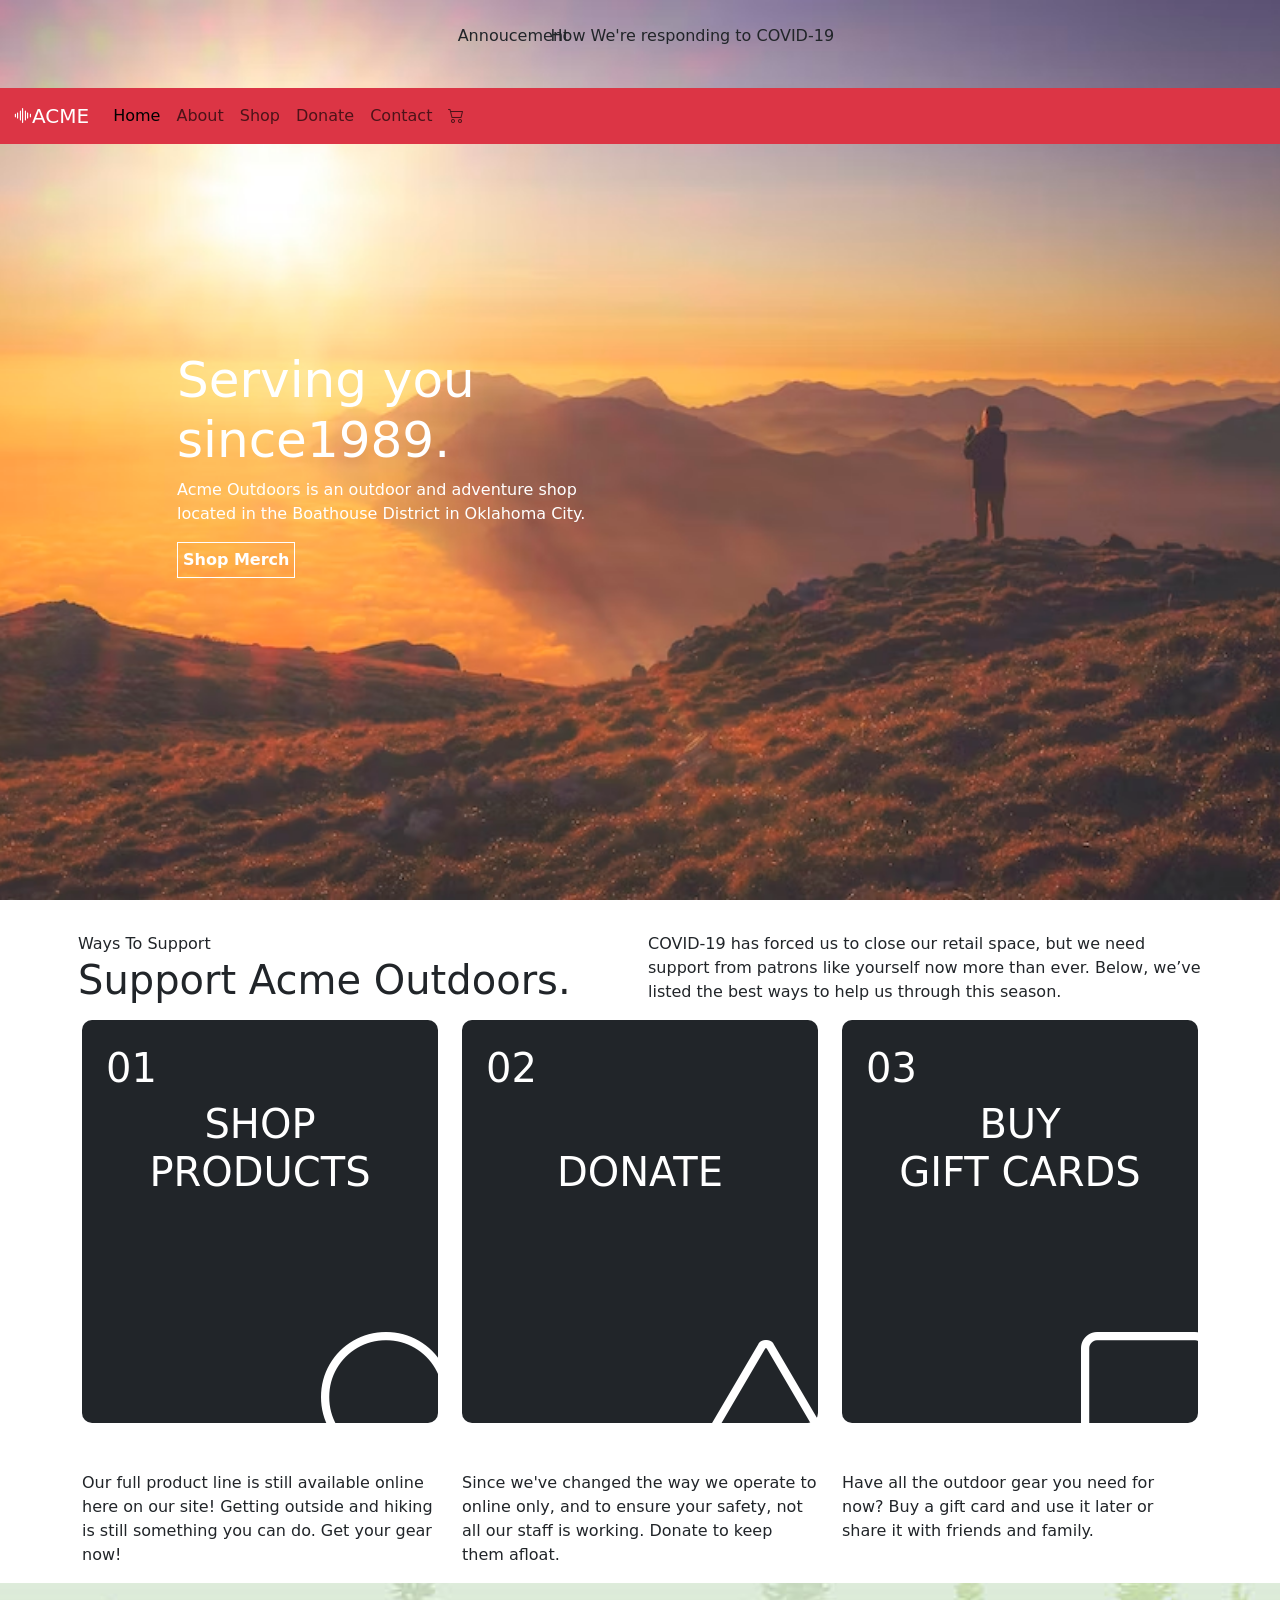
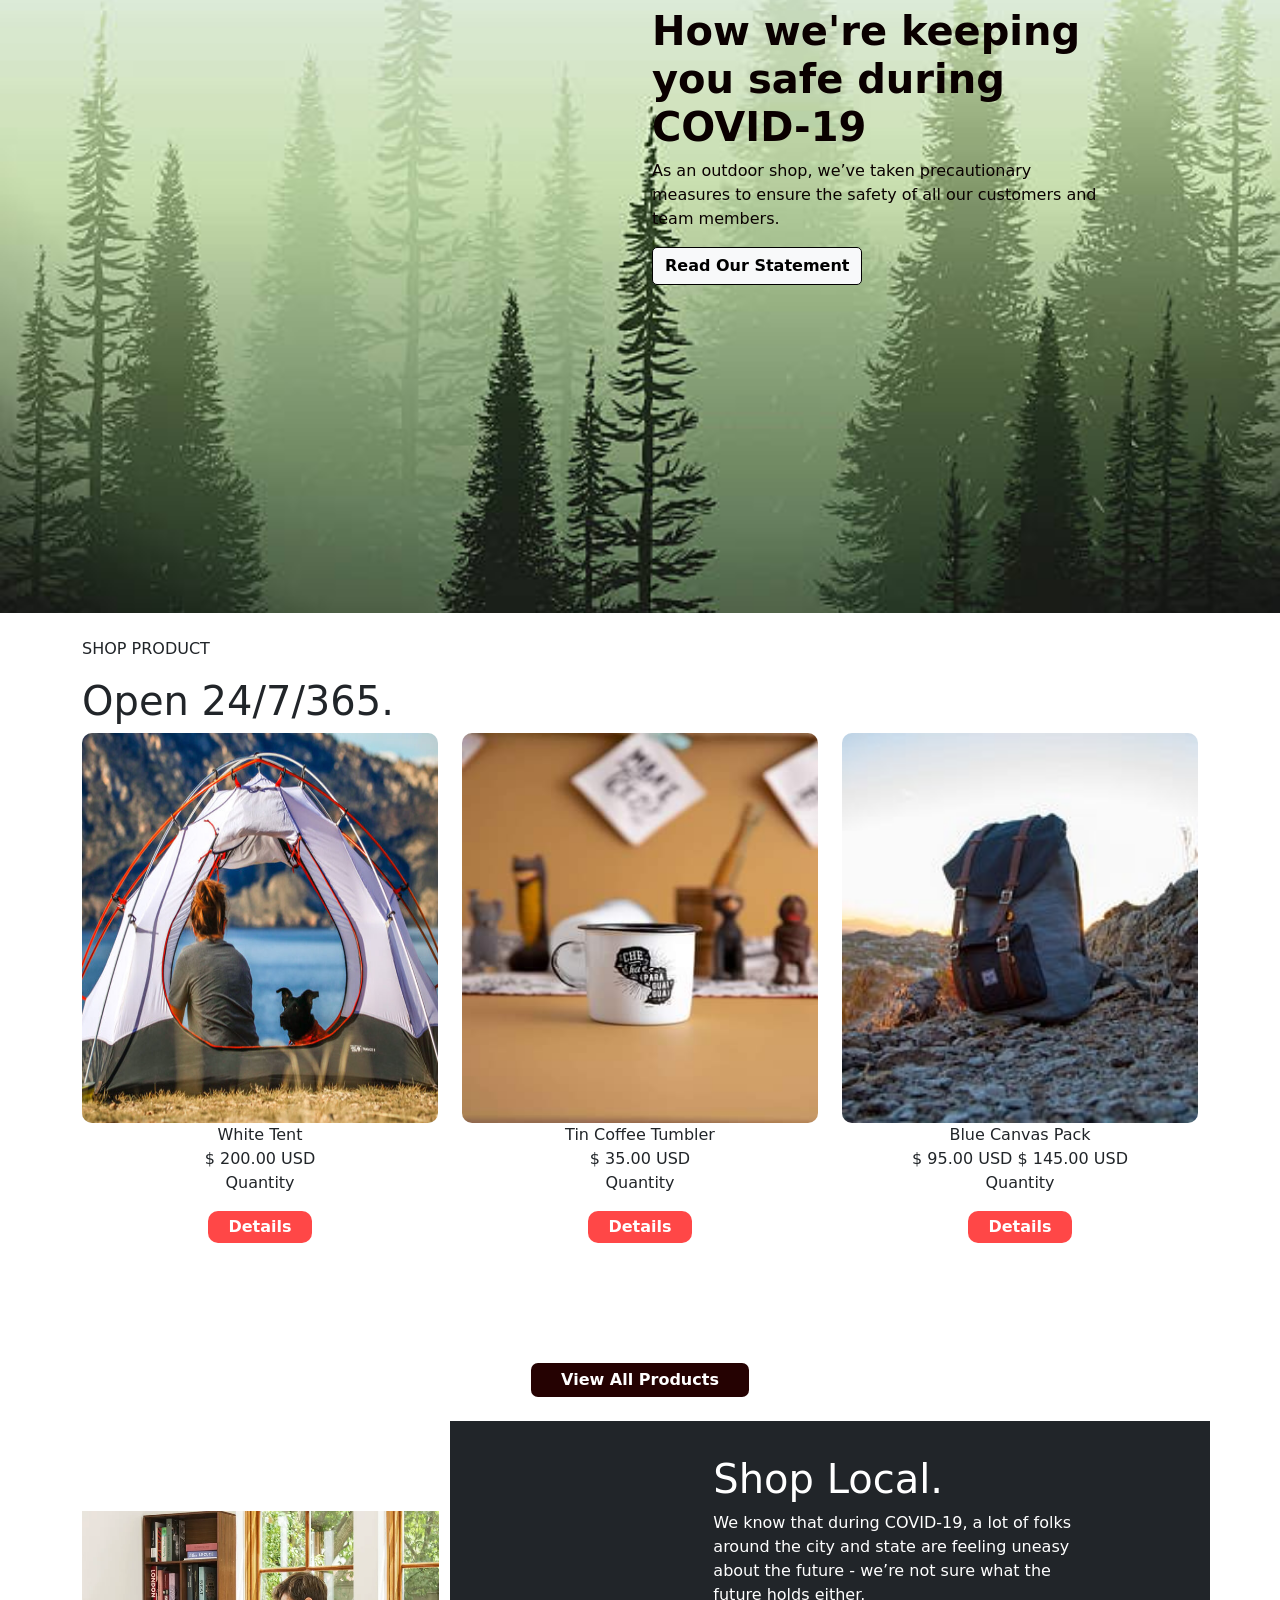
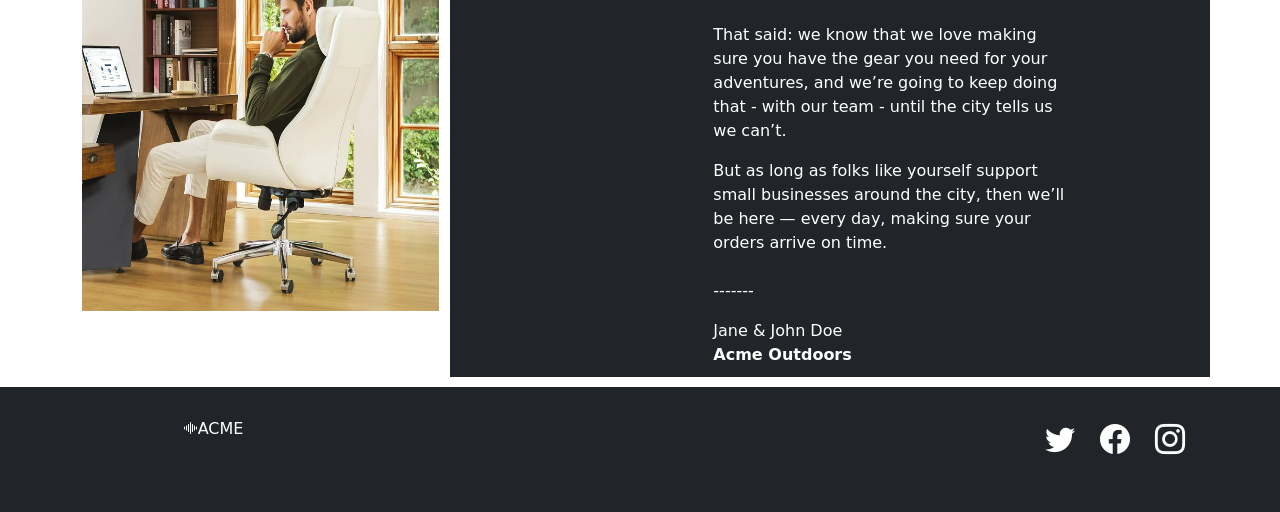
<file: index.html>
<!DOCTYPE html>
<html lang="en">
<head>
    <meta charset="UTF-8">
    <meta name="viewport" content="width=device-width, initial-scale=1.0">
    <title>Document</title>
    <link href="https://cdn.jsdelivr.net/npm/bootstrap@5.0.2/dist/css/bootstrap.min.css" rel="stylesheet" integrity="sha384-EVSTQN3/azprG1Anm3QDgpJLIm9Nao0Yz1ztcQTwFspd3yD65VohhpuuCOmLASjC" crossorigin="anonymous">
    <link rel="stylesheet" href="https://cdn.jsdelivr.net/npm/bootstrap-icons@1.10.5/font/bootstrap-icons.css">
    <link rel="stylesheet" href="style.css">
    
</head>
<body>
    <!-- Header -->
    <header class="fixed-top">
        <div class="container-flude btn-dark p-4">
            <div class="row" style="text-align: center;">
                <div class="col-lg-4"></div>
                <div class="col-lg-1"><span class="btn-danger h6 " style="border-radius: 15px; padding: 4px 15px; " >Annoucement</span> </div>
                <div class="col-lg-3"> <p>How We're responding to COVID-19</p></div>
                <div class="col-lg-4"></div>
            </div>
        </div>
        <nav class="navbar navbar-expand-lg navbar-light bg-danger">
            <div class="container-fluid">
                <a class="navbar-brand "  style="color: white;" href="#"><i class="bi bi-soundwave "></i>ACME</a>
                    <button class="navbar-toggler" type="button" data-bs-toggle="collapse" data-bs-target="#navbarNavDropdown" aria-controls="navbarNavDropdown" aria-expanded="false" aria-label="Toggle navigation">
                        <span class="navbar-toggler-icon"></span>
                  </button>
            <div class="collapse navbar-collapse" id="navbarNavDropdown" >
            <ul class="navbar-nav txt" >
                  <li class="nav-item">
                    <a class="nav-link active" aria-current="page" href="#section-home">Home</a>
                </li>
                <li class="nav-item">
                    <a class="nav-link" href="#">About</a>
                </li>
                <li class="nav-item">
                    <a class="nav-link" href="#">Shop</a>
                </li>
                <li class="nav-item">
                    <a class="nav-link" href="#">Donate</a>
                </li>
                <li class="nav-item">
                    <a class="nav-link" href="#">Contact</a>
                </li>
                <li class="nav-item">
                    <a class="nav-link" href="#"><i class="bi bi-cart2"></i></a>
                </li>
            </ul>
            </div>
            </div>
        </nav>
    </header>
    <!-- Home -->
    <section class="container-flude banner-img" id="section-home">
        <div class="container">
                <div class="row">
                 <div class="col-lg-1"></div>
                    <div class="col-lg-5"><h1  style="font-size: 50px; padding-top: 350px;">Serving you since1989.</h1>
                    <p>Acme Outdoors is an outdoor and adventure shop located in the Boathouse District in Oklahoma City.</p>
                    <button style="padding: 5px; background: transparent; font-weight: bold; border: 1px solid white; color: white;">Shop Merch</button>
                </div>
                <div class="col-lg-6"></div>
             </div>
            </div>
        </div>
    </section>

    <section>
        <div class="container-flude">
            <div class="container">
                <div class="row mt-4">
                    <div class="col-lg-6  p-2">Ways To Support
                        <h1>Support Acme Outdoors.</h1>
                    </div>
                    <div class="col-lg-6  p-2">COVID-19 has forced us to close our retail space, but we need support from patrons like yourself now more than ever. Below, we’ve listed the best ways to help us through this season.</div>
                </div></div>
                <div class="container">
                <div class="row">
                    <div class="col-lg-4"><div class="w-100  bg-dark p-4" style="color: white; border-radius: 10px;"><h1>01</h1>
                        <h1 style="text-align: center">SHOP <br>
                            PRODUCTS</h1>
                            <i class="bi bi-circle i"></i>
                        </div><p class="mt-4 pt-4">Our full product line is still available online here on our site! Getting outside and hiking is still something you can do. Get your gear now!</p> </div>
                        <div class="col-lg-4"><div class="w-100  bg-dark p-4" style="color: white; border-radius: 10px;"><h1>02</h1>
                            <h1 style="text-align: center;"> <br>
                                DONATE</h1>
                                <i class="bi bi-triangle i"></i>
                            </div> <p  class="mt-4 pt-4">Since we've changed the way we operate to online only, and to ensure your safety, not all our staff is working. Donate to keep them afloat. </p></div>
                            
                        <div class="col-lg-4"><div class="w-100  bg-dark p-4" style="color: white; border-radius: 10px;"><h1>03</h1>
                            <h1 style="text-align: center;"> BUY<br>
                                GIFT CARDS</h1>
                                <i class="bi bi-square i"></i>
                            </div><p  class="mt-4 pt-4">Have all the outdoor gear you need for now? Buy a gift card and use it later or share it with friends and family.</p> </div>

                    </div>
                    </div>
                    </div>
    </section>
    <section class="tree">
        <div class="container-flude">
            <div class="container">

                <div class="row">
                    <div class="col-lg-6"></div>
                    <div class="col-lg-5"><h1 class="mt-4">How we're keeping you safe during COVID-19</h1><p>As an outdoor shop, we’ve taken precautionary measures to ensure the safety of all our customers and team members.</p>
                    <button class="bg-light btn" >Read Our Statement</button></div>
                    <div class="col-lg-1"></div>
                </div>
            </div>
        </div>

    </section>
    <section>
        <div class="container">
            <div class="row">
                <div class="col-lg-12"><p class="mt-4">SHOP PRODUCT</p>
                <h1>Open 24/7/365.</h1>
                </div>
            </div>
            <div class="row">
                <div class="col-lg-4">
                    <img src="./a.jpg" alt="" height="390px" class="w-100 " style="border-radius: 10px;">
                    <div style="text-align: center;"><p>White Tent <br>$ 200.00 USD <br>Quantity</p> <button style="padding: 4px 20px; border: none; border-radius: 10px; background-color: rgb(255, 71, 71); color: white; font-weight: bold; ">Details</button></div><br></div>
                <div class="col-lg-4" ><img src="./b.jpg" alt="" height="390px" class="w-100 " style="border-radius: 10px;"><div style="text-align: center;"><p>Tin Coffee Tumbler <br>$ 35.00 USD <br>Quantity</p> <button style="padding: 4px 20px; border: none; border-radius: 10px; background-color: rgb(255, 71, 71); color: white; font-weight: bold; ">Details</button></div><br><br><br><br></div>
                <div class="col-lg-4" ><img src="./c.jpg" alt="" height="390px" class="w-100 " style="border-radius: 10px;"><div style="text-align: center;"><p>Blue Canvas Pack <br>$ 95.00 USD $ 145.00 USD<br>Quantity</p> <button style="padding: 4px 20px; border: none; border-radius: 10px; background-color: rgb(255, 71, 71); color: white; font-weight: bold; ">Details</button></div></div>
            </div>
        </div>
            <div>
             
                <div  style="text-align: center;"><button style="padding: 5px 30px; border: none; border-radius: 7px; background-color: rgb(37, 2, 2); color: white; font-weight: bold;" class="mt-4">View All Products</button></div>
             
        </div>
    </section>

    <section>
        <div class="container mt-4">
            
            <div class="row" style="align-items: center;">
        
            <div class="col-lg-2">
                <img src="./men.webp" alt="" width="357px" height="400px" class="mt-4"></div>
                <div class="col-lg-2 "></div>
            <div class="col-lg-8 bg-dark">
                <div class="row">
                    <div class="col-lg-4"></div>
                    <div class="col-lg-6" style="color: white; padding: 10px;"><h1 class="mt-4">Shop Local.</h1><p>We know that during COVID-19, a lot of folks around the city and state are feeling uneasy about the future - we’re not sure what the future holds either.</p><p>That said: we know that we love making sure you have the gear you need for your adventures, and we’re going to keep doing that - with our team - until the city tells us we can’t.</p><p>But as long as folks like yourself support small businesses around the city, then we’ll be here — every day, making sure your orders arrive on time.<br><br>------- </p>
                    <div>Jane & John Doe</div> <strong>Acme Outdoors</strong> </div>
                </div><div class="col-lg-2"></div>
            </div>
        </div>
        </div>
    </section>
    
    <footer class="container-flude bg-dark" style="padding: 30px 0px 50px 0px; margin-top: 10px;">
        
        <div class="container" style="text-align: center;">
            <div class="row">
                <div class="col-lg-3"><a class="navbar-brand "  style="color: white;" href="#"><i class="bi bi-soundwave "></i>ACME</a></div>
                        <div class="col-lg-7"></div>
                    <div class="col-lg-2">
                        <i class="bi bi-twitter"   style="color: white; padding: 10px; font-size: 30px;"></i>
                        <i class="bi bi-facebook"  style="color: white; padding: 10px; font-size: 30px;"></i>
                        <i class="bi bi-instagram" style="color: white; padding: 10px; font-size: 30px;"></i>
                    </div>
                </div>
            </div>
        </div>
    </footer>


    <script src="https://cdn.jsdelivr.net/npm/bootstrap@5.0.2/dist/js/bootstrap.bundle.min.js" integrity="sha384-MrcW6ZMFYlzcLA8Nl+NtUVF0sA7MsXsP1UyJoMp4YLEuNSfAP+JcXn/tWtIaxVXM" crossorigin="anonymous"></script>
</body>
</html>
</file>
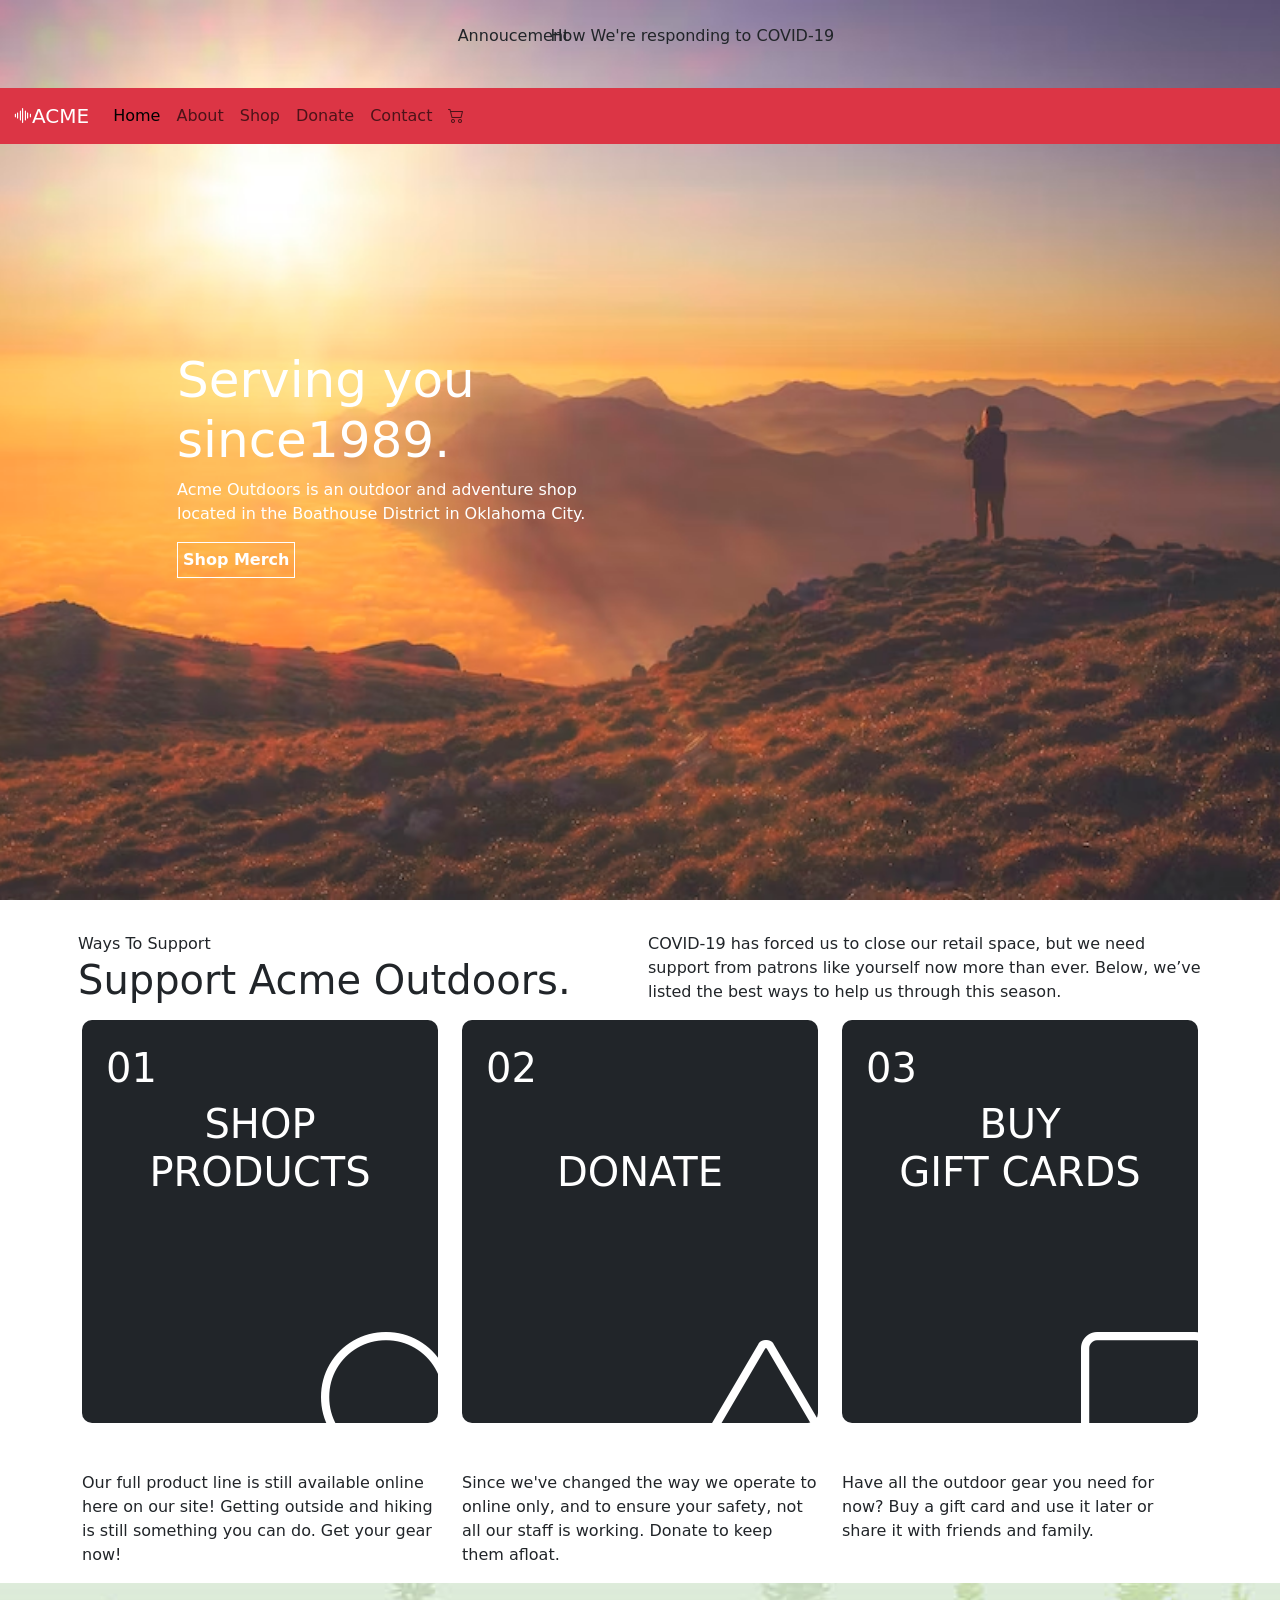
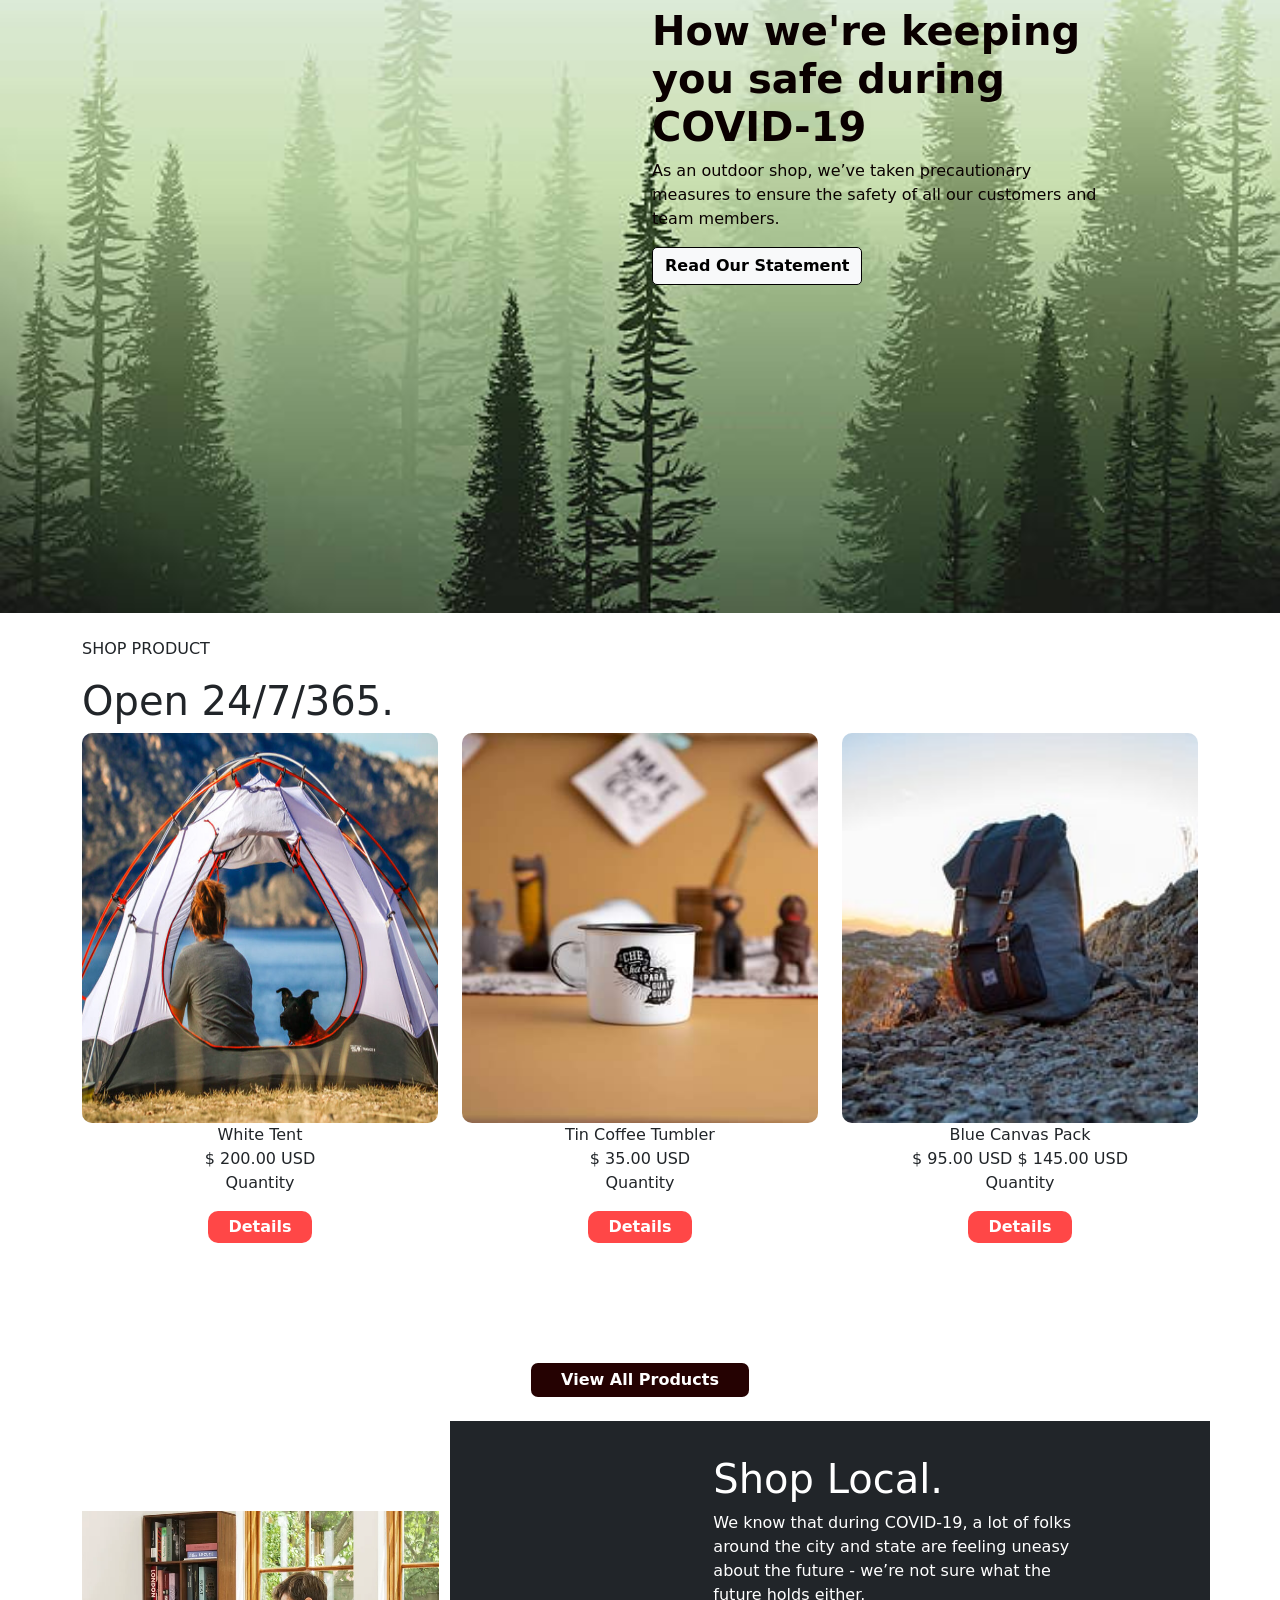
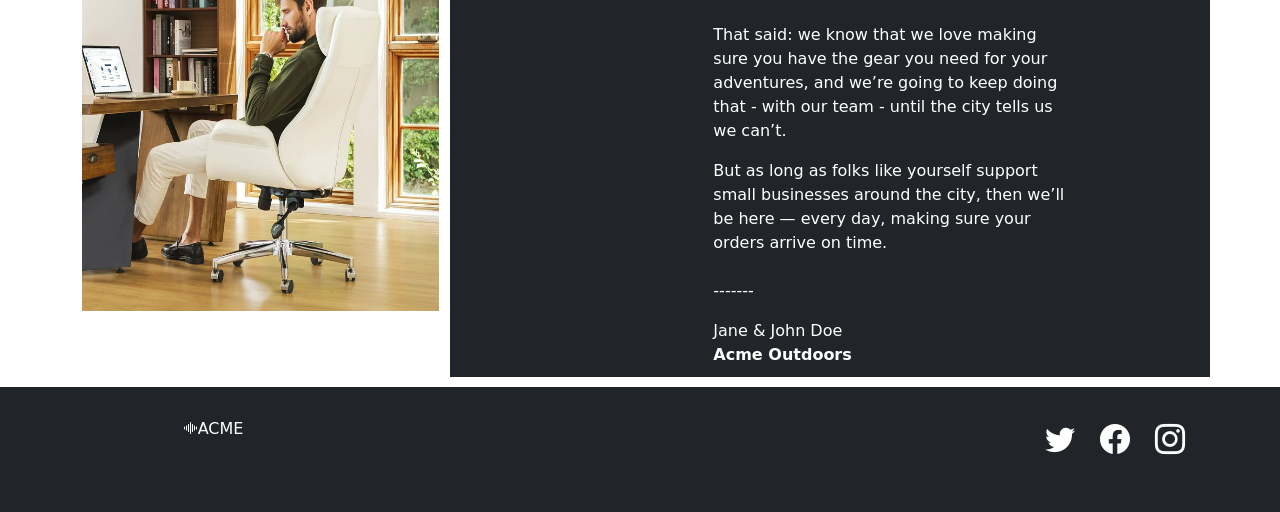
<file: Covid-19/index.html>
<!DOCTYPE html>
<html lang="en">
<head>
    <meta charset="UTF-8">
    <meta name="viewport" content="width=device-width, initial-scale=1.0">
    <title>Document</title>
    <link href="https://cdn.jsdelivr.net/npm/bootstrap@5.0.2/dist/css/bootstrap.min.css" rel="stylesheet" integrity="sha384-EVSTQN3/azprG1Anm3QDgpJLIm9Nao0Yz1ztcQTwFspd3yD65VohhpuuCOmLASjC" crossorigin="anonymous">
    <link rel="stylesheet" href="https://cdn.jsdelivr.net/npm/bootstrap-icons@1.10.5/font/bootstrap-icons.css">
    <link rel="stylesheet" href="style.css">
    
</head>
<body>
    <!-- Header -->
    <header class="fixed-top">
        <div class="container-flude btn-dark p-4">
            <div class="row" style="text-align: center;">
                <div class="col-lg-4"></div>
                <div class="col-lg-1"><span class="btn-danger h6 " style="border-radius: 15px; padding: 4px 15px; " >Annoucement</span> </div>
                <div class="col-lg-3"> <p>How We're responding to COVID-19</p></div>
                <div class="col-lg-4"></div>
            </div>
        </div>
        <nav class="navbar navbar-expand-lg navbar-light bg-danger">
            <div class="container-fluid">
                <a class="navbar-brand "  style="color: white;" href="#"><i class="bi bi-soundwave "></i>ACME</a>
                    <button class="navbar-toggler" type="button" data-bs-toggle="collapse" data-bs-target="#navbarNavDropdown" aria-controls="navbarNavDropdown" aria-expanded="false" aria-label="Toggle navigation">
                        <span class="navbar-toggler-icon"></span>
                  </button>
            <div class="collapse navbar-collapse" id="navbarNavDropdown" >
            <ul class="navbar-nav txt" >
                  <li class="nav-item">
                    <a class="nav-link active" aria-current="page" href="#section-home">Home</a>
                </li>
                <li class="nav-item">
                    <a class="nav-link" href="#">About</a>
                </li>
                <li class="nav-item">
                    <a class="nav-link" href="#">Shop</a>
                </li>
                <li class="nav-item">
                    <a class="nav-link" href="#">Donate</a>
                </li>
                <li class="nav-item">
                    <a class="nav-link" href="#">Contact</a>
                </li>
                <li class="nav-item">
                    <a class="nav-link" href="#"><i class="bi bi-cart2"></i></a>
                </li>
            </ul>
            </div>
            </div>
        </nav>
    </header>
    <!-- Home -->
    <section class="container-flude banner-img" id="section-home">
        <div class="container">
                <div class="row">
                 <div class="col-lg-1"></div>
                    <div class="col-lg-5"><h1  style="font-size: 50px; padding-top: 350px;">Serving you since1989.</h1>
                    <p>Acme Outdoors is an outdoor and adventure shop located in the Boathouse District in Oklahoma City.</p>
                    <button style="padding: 5px; background: transparent; font-weight: bold; border: 1px solid white; color: white;">Shop Merch</button>
                </div>
                <div class="col-lg-6"></div>
             </div>
            </div>
        </div>
    </section>

    <section>
        <div class="container-flude">
            <div class="container">
                <div class="row mt-4">
                    <div class="col-lg-6  p-2">Ways To Support
                        <h1>Support Acme Outdoors.</h1>
                    </div>
                    <div class="col-lg-6  p-2">COVID-19 has forced us to close our retail space, but we need support from patrons like yourself now more than ever. Below, we’ve listed the best ways to help us through this season.</div>
                </div></div>
                <div class="container">
                <div class="row">
                    <div class="col-lg-4"><div class="w-100  bg-dark p-4" style="color: white; border-radius: 10px;"><h1>01</h1>
                        <h1 style="text-align: center">SHOP <br>
                            PRODUCTS</h1>
                            <i class="bi bi-circle i"></i>
                        </div><p class="mt-4 pt-4">Our full product line is still available online here on our site! Getting outside and hiking is still something you can do. Get your gear now!</p> </div>
                        <div class="col-lg-4"><div class="w-100  bg-dark p-4" style="color: white; border-radius: 10px;"><h1>02</h1>
                            <h1 style="text-align: center;"> <br>
                                DONATE</h1>
                                <i class="bi bi-triangle i"></i>
                            </div> <p  class="mt-4 pt-4">Since we've changed the way we operate to online only, and to ensure your safety, not all our staff is working. Donate to keep them afloat. </p></div>
                            
                        <div class="col-lg-4"><div class="w-100  bg-dark p-4" style="color: white; border-radius: 10px;"><h1>03</h1>
                            <h1 style="text-align: center;"> BUY<br>
                                GIFT CARDS</h1>
                                <i class="bi bi-square i"></i>
                            </div><p  class="mt-4 pt-4">Have all the outdoor gear you need for now? Buy a gift card and use it later or share it with friends and family.</p> </div>

                    </div>
                    </div>
                    </div>
    </section>
    <section class="tree">
        <div class="container-flude">
            <div class="container">

                <div class="row">
                    <div class="col-lg-6"></div>
                    <div class="col-lg-5"><h1 class="mt-4">How we're keeping you safe during COVID-19</h1><p>As an outdoor shop, we’ve taken precautionary measures to ensure the safety of all our customers and team members.</p>
                    <button class="bg-light btn" >Read Our Statement</button></div>
                    <div class="col-lg-1"></div>
                </div>
            </div>
        </div>

    </section>
    <section>
        <div class="container">
            <div class="row">
                <div class="col-lg-12"><p class="mt-4">SHOP PRODUCT</p>
                <h1>Open 24/7/365.</h1>
                </div>
            </div>
            <div class="row">
                <div class="col-lg-4">
                    <img src="./images/a.jpg" alt="" height="390px" class="w-100 " style="border-radius: 10px;">
                    <div style="text-align: center;"><p>White Tent <br>$ 200.00 USD <br>Quantity</p> <button style="padding: 4px 20px; border: none; border-radius: 10px; background-color: rgb(255, 71, 71); color: white; font-weight: bold; ">Details</button></div><br></div>
                <div class="col-lg-4" ><img src="./images/b.jpg" alt="" height="390px" class="w-100 " style="border-radius: 10px;"><div style="text-align: center;"><p>Tin Coffee Tumbler <br>$ 35.00 USD <br>Quantity</p> <button style="padding: 4px 20px; border: none; border-radius: 10px; background-color: rgb(255, 71, 71); color: white; font-weight: bold; ">Details</button></div><br><br><br><br></div>
                <div class="col-lg-4" ><img src="./images/c.jpg" alt="" height="390px" class="w-100 " style="border-radius: 10px;"><div style="text-align: center;"><p>Blue Canvas Pack <br>$ 95.00 USD $ 145.00 USD<br>Quantity</p> <button style="padding: 4px 20px; border: none; border-radius: 10px; background-color: rgb(255, 71, 71); color: white; font-weight: bold; ">Details</button></div></div>
            </div>
        </div>
            <div>
             
                <div  style="text-align: center;"><button style="padding: 5px 30px; border: none; border-radius: 7px; background-color: rgb(37, 2, 2); color: white; font-weight: bold;" class="mt-4">View All Products</button></div>
             
        </div>
    </section>

    <section>
        <div class="container mt-4">
            
            <div class="row" style="align-items: center;">
        
            <div class="col-lg-2">
                <img src="./images/men.webp" alt="" width="357px" height="400px" class="mt-4"></div>
                <div class="col-lg-2 "></div>
            <div class="col-lg-8 bg-dark">
                <div class="row">
                    <div class="col-lg-4"></div>
                    <div class="col-lg-6" style="color: white; padding: 10px;"><h1 class="mt-4">Shop Local.</h1><p>We know that during COVID-19, a lot of folks around the city and state are feeling uneasy about the future - we’re not sure what the future holds either.</p><p>That said: we know that we love making sure you have the gear you need for your adventures, and we’re going to keep doing that - with our team - until the city tells us we can’t.</p><p>But as long as folks like yourself support small businesses around the city, then we’ll be here — every day, making sure your orders arrive on time.<br><br>------- </p>
                    <div>Jane & John Doe</div> <strong>Acme Outdoors</strong> </div>
                </div><div class="col-lg-2"></div>
            </div>
        </div>
        </div>
    </section>
    
    <footer class="container-flude bg-dark" style="padding: 30px 0px 50px 0px; margin-top: 10px;">
        
        <div class="container" style="text-align: center;">
            <div class="row">
                <div class="col-lg-3"><a class="navbar-brand "  style="color: white;" href="#"><i class="bi bi-soundwave "></i>ACME</a></div>
                        <div class="col-lg-7"></div>
                    <div class="col-lg-2">
                        <i class="bi bi-twitter"   style="color: white; padding: 10px; font-size: 30px;"></i>
                        <i class="bi bi-facebook"  style="color: white; padding: 10px; font-size: 30px;"></i>
                        <i class="bi bi-instagram" style="color: white; padding: 10px; font-size: 30px;"></i>
                    </div>
                </div>
            </div>
        </div>
    </footer>


    <script src="https://cdn.jsdelivr.net/npm/bootstrap@5.0.2/dist/js/bootstrap.bundle.min.js" integrity="sha384-MrcW6ZMFYlzcLA8Nl+NtUVF0sA7MsXsP1UyJoMp4YLEuNSfAP+JcXn/tWtIaxVXM" crossorigin="anonymous"></script>
</body>
</html>
</file>
<file: style.css>
.banner-img{
    background: url(./vb.avif);
    background-position: center;
    background-repeat: no-repeat;
    background-size: cover;
    width: 100%;
    height: 100vh;
    color: white;
}
.tree{
    background: url(./tree.jpg);
    background-position: center;
    background-repeat: no-repeat;
    background-size: cover;
    width: 100%;
    height: 70vh;
    color: rgb(10, 0, 0);

}
.tree h1{
    font-size: 40px;
    font-weight: bold;
}
.btn{
    border: 1px solid black;
    border-radius: 5px;
    color: black;
    font-weight: bold;
}
.i{
    font-size: 130px;
    position: relative;
    left: 215px;
    top: 100px;
}
</file>
<file: Covid-19/style.css>
.banner-img{
    background: url(./images/vb.avif);
    background-position: center;
    background-repeat: no-repeat;
    background-size: cover;
    width: 100%;
    height: 100vh;
    color: white;
}
.tree{
    background: url(./images/tree.jpg);
    background-position: center;
    background-repeat: no-repeat;
    background-size: cover;
    width: 100%;
    height: 70vh;
    color: rgb(10, 0, 0);

}
.tree h1{
    font-size: 40px;
    font-weight: bold;
}
.btn{
    border: 1px solid black;
    border-radius: 5px;
    color: black;
    font-weight: bold;
}
.i{
    font-size: 130px;
    position: relative;
    left: 215px;
    top: 100px;
}
</file>
